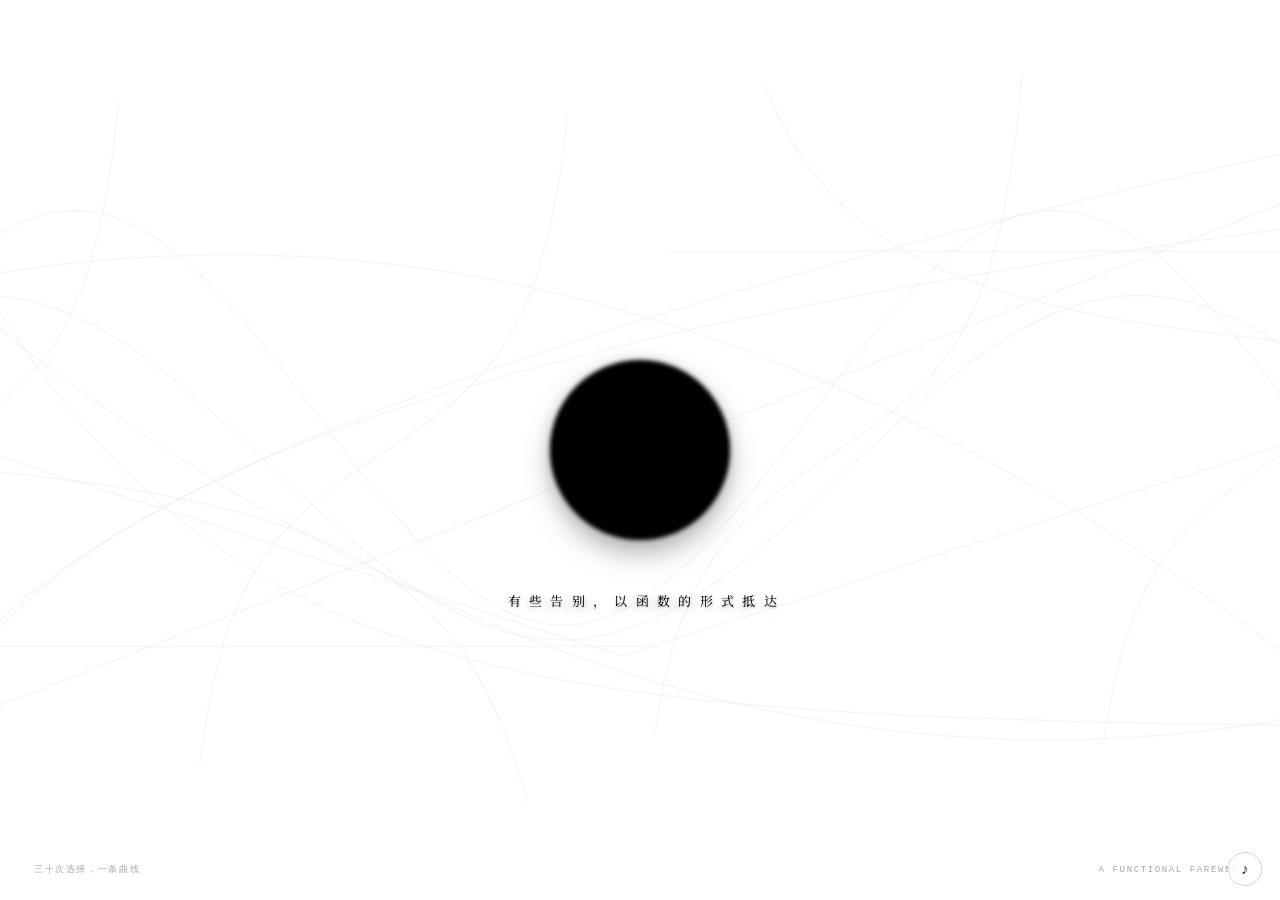
<file: function-farewell/index.html>
<!DOCTYPE html>
<html lang="zh-CN">
<head>
  <meta charset="utf-8">
  <meta name="viewport" content="width=device-width, initial-scale=1, viewport-fit=cover">
  <meta name="theme-color" content="#ffffff">
  <title>函数告别式 · A Functional Farewell</title>
  <meta name="description" content="纯文字互动短篇。十种开始，三十次选择，一条曲线。没有好感度，也没有正确答案。">
  <link rel="icon" href="data:,">
  <link rel="preconnect" href="https://fonts.googleapis.com">
  <link rel="preconnect" href="https://fonts.gstatic.com" crossorigin>
  <link href="https://fonts.googleapis.com/css2?family=Noto+Sans+SC:wght@400;500&family=Noto+Serif+SC:wght@400;600;700&display=swap" rel="stylesheet">
  <link rel="stylesheet" href="vendor/katex/katex.min.css">
  <link rel="stylesheet" href="styles.css?v=20261128g">
</head>
<body>
  <canvas id="bg-canvas" class="bg-canvas" aria-hidden="true"></canvas>

  <div id="app">
    <div id="scene" class="scene-root"></div>
  </div>

  <script src="vendor/katex/katex.min.js"></script>
  <script src="vendor/mathjs/math.js"></script>
  <script src="js/scene-art.js?v=20261128g"></script>
  <script src="js/sketch.js?v=20261128g"></script>
  <script src="js/sfx.js?v=20261128g"></script>
  <script src="js/stage-art.js?v=20261128g"></script>
  <script src="js/fg-layer.js?v=20261128g"></script>
  <script src="js/scene30.js?v=20261128g"></script>
  <script src="js/action-icons.js?v=20261128g"></script>
  <script src="js/data.js?v=20261128g"></script>
  <script src="js/engine.js?v=20261128g"></script>
  <script src="js/plot.js?v=20261128g"></script>
  <script src="js/atmosphere.js?v=20261128g"></script>
  <script src="js/story30.js?v=20261128g"></script>
  <script src="js/endings30.js?v=20261128g"></script>
  <script src="js/data30.js?v=20261128g"></script>
  <script src="js/story90.js?v=20261128g"></script>
  <script src="js/affinity90.js?v=20261128g"></script>
  <script src="js/app.js?v=20261128g"></script>
</body>
</html>
</file>
<file: function-farewell/styles.css>
/* 函数式告别 — 单色视觉系统
 * 只有白、黑、灰。所有“颜色”的变化都由字重、线宽与留白完成。
 */

:root {
  --paper: #ffffff;
  --ink: #000000;
  --ink-soft: #2b2b2b;
  --ink-mute: #767676;
  --ink-faint: #a8a8a8;
  --line: #e7e7e7;
  --line-strong: #141414;
  --serif: 'Noto Serif SC', 'Songti SC', 'STSong', 'SimSun', serif;
  --sans: 'Noto Sans SC', 'PingFang SC', 'Hiragino Sans GB', 'Microsoft YaHei', sans-serif;
  --mono: 'SFMono-Regular', 'Consolas', 'Liberation Mono', monospace;
  --ease: cubic-bezier(.22, .8, .2, 1);
  --max: 720px;
  --header-h: 112px;
  --seed-size: 228px;
  --seed-half: 142px;
}

* { box-sizing: border-box; }

[hidden] { display: none !important; }

html {
  background: var(--paper);
  -webkit-text-size-adjust: 100%;
}

body {
  margin: 0;
  background: var(--paper);
  color: var(--ink);
  font-family: var(--sans);
  font-size: 16px;
  line-height: 1.8;
  -webkit-font-smoothing: antialiased;
  -moz-osx-font-smoothing: grayscale;
  overflow-x: hidden;
}

body.no-scroll { overflow: hidden; }

::selection {
  background: var(--ink);
  color: var(--paper);
}

button {
  font: inherit;
  color: inherit;
}

button:focus-visible,
a:focus-visible {
  outline: 2px solid var(--ink);
  outline-offset: 3px;
}

.scene-title:focus,
.ending-name:focus,
.scene-title:focus-visible,
.ending-name:focus-visible {
  outline: none;
}

.sr-only {
  position: absolute;
  width: 1px;
  height: 1px;
  padding: 0;
  margin: -1px;
  overflow: hidden;
  clip: rect(0 0 0 0);
  white-space: nowrap;
  border: 0;
}

.wordmark {
  font-family: var(--serif);
  font-weight: 600;
  font-size: 14px;
  letter-spacing: .34em;
  white-space: nowrap;
  text-shadow: 0 1px 2px rgba(0, 0, 0, .18), 0 6px 16px rgba(0, 0, 0, .10);
}

.eyebrow {
  margin: 0;
  font-family: var(--mono);
  font-size: 10px;
  font-weight: 400;
  letter-spacing: .24em;
  text-transform: uppercase;
  color: var(--ink-mute);
}

/* ---------------- canvas 背景 ---------------- */

.bg-canvas {
  position: fixed;
  inset: 0;
  width: 100%;
  height: 100%;
  z-index: 0;
  opacity: 0.07;
  pointer-events: none;
}

#app {
  position: relative;
  z-index: 10;
}

.scene-root {
  position: relative;
  z-index: 10;
}

.screen {
  position: relative;
  min-height: 100vh;
  min-height: 100svh;
}

.scene-node {
  transition: opacity 250ms cubic-bezier(0.22, 1, 0.36, 1);
}

.scene-node.is-leaving {
  opacity: 0;
  pointer-events: none;
}

.scene-node.is-entering {
  animation: sceneNodeIn 300ms cubic-bezier(0.22, 1, 0.36, 1) both;
}

@keyframes sceneNodeIn {
  from { opacity: 0; }
  to { opacity: 1; }
}

/* ---------------- 开场 ---------------- */

.screen-intro {
  display: flex;
  flex-direction: column;
  overflow-x: hidden;
  overflow-y: auto;
}

.intro-stage { flex: 1; min-height: 44vh; }

.intro-canvas {
  position: fixed;
  inset: 0;
  width: 100%;
  height: 100%;
  z-index: 2;
  pointer-events: none;
}

.seed-btn {
  position: fixed;
  left: 50%;
  top: 50%;
  width: var(--seed-size);
  height: var(--seed-size);
  transform: translate(-50%, -50%);
  border: 0;
  border-radius: 50%;
  background: transparent;
  padding: 0;
  z-index: 4;
  cursor: pointer;
  -webkit-tap-highlight-color: transparent;
}

.seed-btn:focus-visible {
  outline: 1px solid var(--ink);
  outline-offset: 8px;
}

.screen-intro.has-opening .seed-btn { cursor: default; }

.intro-hint {
  position: fixed;
  left: 50%;
  top: calc(50% + var(--seed-half) + 22px);
  transform: translateX(-50%);
  width: max-content;
  max-width: calc(100vw - 40px);
  z-index: 3;
  text-align: center;
  pointer-events: none;
  transition: opacity .5s var(--ease), transform .5s var(--ease);
}

.intro-hint p {
  position: relative;
  isolation: isolate;
  display: inline-block;
  margin: 0;
  min-height: 1.7em;
  white-space: nowrap;
  font-family: var(--serif);
  font-size: 13px;
  letter-spacing: .32em;
  text-indent: .32em;
}

.intro-hint .hint-line {
  display: block;
  height: 1.7em;
  min-height: 1.7em;
  line-height: 1.7em;
}

.hint-ghost {
  position: absolute;
  left: 50%;
  top: 0;
  z-index: 0;
  transform: translate(-50%, 4px) scale(1.03);
  filter: blur(3px);
  opacity: .16;
  color: var(--ink);
  text-indent: 0;
  white-space: nowrap;
  pointer-events: none;
}

.hint-type {
  position: relative;
  z-index: 1;
  text-shadow: 0 1px 2px rgba(0, 0, 0, .28), 0 4px 14px rgba(0, 0, 0, .14);
}

.hint-ch {
  display: inline-block;
  animation: hintInk .26s var(--ease) both;
}

@keyframes hintInk {
  from { opacity: 0; transform: translateY(5px); filter: blur(2px); }
  to { opacity: 1; transform: translateY(0); filter: blur(0); }
}

.intro-hint .intro-sign {
  display: block;
  margin: 16px 0 0;
  min-height: 1.5em;
  font-family: var(--mono);
  font-size: 9.5px;
  letter-spacing: .28em;
  text-indent: .28em;
  color: var(--ink-mute);
  text-shadow: none;
  white-space: nowrap;
}

.sign-text {
  display: inline-block;
  transition: opacity .65s var(--ease), filter .65s var(--ease), transform .65s var(--ease);
}

.sign-ch {
  display: inline-block;
  transition: opacity .58s var(--ease), filter .58s var(--ease), transform .58s var(--ease);
}

.screen-intro.has-opening .intro-hint {
  opacity: 0;
  transform: translate(-50%, 6px);
}

.intro-copy {
  position: absolute;
  left: 50%;
  bottom: 66px;
  z-index: 5;
  width: min(600px, calc(100% - 56px));
  transform: translate(-50%, 14px);
  text-align: center;
  opacity: 0;
  pointer-events: none;
  transition: opacity .7s var(--ease), transform .7s var(--ease);
}

.intro-copy::before {
  content: '';
  position: absolute;
  left: 50%;
  bottom: -46px;
  width: 100vw;
  height: calc(100% + 110px);
  transform: translateX(-50%);
  background: linear-gradient(to bottom, rgba(255, 255, 255, 0) 0%, #fff 34%, #fff 100%);
  z-index: -1;
  pointer-events: none;
}

.intro-copy.is-visible {
  opacity: 1;
  transform: translate(-50%, 0);
  pointer-events: auto;
}

.opening-title {
  margin: 10px 0 4px;
  font-family: var(--serif);
  font-weight: 600;
  font-size: clamp(28px, 4.2vw, 38px);
  line-height: 1.35;
  letter-spacing: .02em;
  filter: blur(.35px);
  text-shadow: 0 1px 0 rgba(0, 0, 0, .30), 0 4px 16px rgba(0, 0, 0, .16), 0 12px 34px rgba(0, 0, 0, .10);
}

.opening-shape {
  margin: 0 0 16px;
  font-family: var(--mono);
  font-size: 10px;
  letter-spacing: .14em;
  color: var(--ink-mute);
}

.opening-copy {
  margin: 0 auto;
  max-width: 530px;
  font-family: var(--serif);
  font-size: 16px;
  line-height: 1.95;
  color: var(--ink-soft);
  filter: blur(.35px);
  text-shadow: 0 1px 3px rgba(0, 0, 0, .12), 0 0 18px rgba(0, 0, 0, .06);
}

.copy-ink {
  position: absolute;
  left: 0;
  top: 0;
  width: 100%;
  height: 0;
  z-index: 2;
  pointer-events: none;
}

.intro-copy .eyebrow,
.intro-copy .opening-title,
.intro-copy .opening-shape,
.intro-copy .opening-copy,
.intro-copy .opening-note {
  position: relative;
  z-index: 1;
}

@keyframes copyInkSoft {
  from { opacity: 0; filter: blur(2.5px); transform: translateY(5px); }
  to { opacity: 1; filter: blur(0); transform: translateY(0); }
}

@keyframes copyInkText {
  from { opacity: 0; filter: blur(3.5px); transform: translateY(6px); }
  to { opacity: 1; filter: blur(.35px); transform: translateY(0); }
}

.intro-copy.is-revealing .eyebrow { animation: copyInkSoft .9s var(--ease) .7s backwards; }
.intro-copy.is-revealing .opening-title { animation: copyInkText .95s var(--ease) .8s backwards; }
.intro-copy.is-revealing .opening-shape { animation: copyInkSoft .9s var(--ease) .9s backwards; }
.intro-copy.is-revealing .opening-copy { animation: copyInkText .95s var(--ease) 1.0s backwards; }
.intro-copy.is-revealing .opening-note { animation: copyInkSoft .9s var(--ease) 1.1s backwards; }

.opening-actions {
  position: relative;
  z-index: 3;
  display: flex;
  align-items: center;
  justify-content: center;
  gap: 10px;
  margin-top: 18px;
  transition: opacity .35s var(--ease);
}

.intro-copy .eyebrow,
.intro-copy .opening-title,
.intro-copy .opening-shape,
.intro-copy .opening-copy,
.intro-copy .opening-note {
  transition: opacity .35s var(--ease);
}

.intro-copy.is-morphing .eyebrow,
.intro-copy.is-morphing .opening-title,
.intro-copy.is-morphing .opening-shape,
.intro-copy.is-morphing .opening-copy,
.intro-copy.is-morphing .opening-note {
  opacity: 0;
}

.intro-copy.is-morphing .opening-actions {
  opacity: .55;
  pointer-events: none;
}

.icon-btn {
  appearance: none;
  width: 48px;
  height: 48px;
  padding: 0;
  border: 0;
  border-radius: 50%;
  background: transparent;
  color: var(--ink);
  display: inline-flex;
  align-items: center;
  justify-content: center;
  cursor: pointer;
  transition: background .25s var(--ease), color .25s var(--ease);
}

.icon-btn svg {
  width: 24px;
  height: 24px;
  fill: none;
  stroke: currentColor;
  stroke-width: 2.5;
  stroke-linecap: round;
  stroke-linejoin: round;
}

.icon-btn:hover { background: rgba(0, 0, 0, .05); }

.icon-btn:focus-visible {
  outline: 1px solid var(--ink);
  outline-offset: 3px;
}

.opening-note {
  margin: 12px 0 0;
  font-size: 10.5px;
  letter-spacing: .05em;
  color: var(--ink-faint);
}

.intro-foot {
  position: absolute;
  left: 34px;
  right: 34px;
  bottom: 22px;
  z-index: 6;
  display: flex;
  align-items: center;
  justify-content: space-between;
  font-family: var(--mono);
  font-size: 9px;
  letter-spacing: .18em;
  color: var(--ink-faint);
  pointer-events: none;
}

/* ---------------- 按钮 ---------------- */

.btn {
  appearance: none;
  border: 1px solid transparent;
  background: transparent;
  padding: 12px 22px;
  font-family: var(--sans);
  font-size: 12.5px;
  font-weight: 500;
  letter-spacing: .08em;
  line-height: 1.2;
  cursor: pointer;
  transition: background .3s var(--ease), color .3s var(--ease), border-color .3s var(--ease);
}

.btn-solid {
  background: var(--ink);
  border-color: var(--ink);
  color: var(--paper);
}

.btn-solid:hover { background: var(--paper); color: var(--ink); }

.btn-outline {
  border-color: var(--ink);
  background: var(--paper);
  color: var(--ink);
}

.btn-outline:hover { background: var(--ink); color: var(--paper); }

.btn-text {
  padding: 10px 4px;
  border-bottom: 1px solid transparent;
  color: var(--ink);
  font-size: 12px;
  letter-spacing: .08em;
}

.btn-text:hover { border-bottom-color: var(--ink); }

.btn-mini {
  padding: 5px 9px;
  border: 1px solid var(--line);
  font-family: var(--mono);
  font-size: 9.5px;
  letter-spacing: .08em;
  color: var(--ink-mute);
}

.btn-mini:hover { border-color: var(--ink); color: var(--ink); }

/* ---------------- 游戏 ---------------- */

.screen-game { padding-bottom: 1px; }

.game-header {
  position: fixed;
  top: 0;
  left: 0;
  right: 0;
  z-index: 20;
  background: var(--paper);
  border-bottom: 1px solid var(--line);
}

.gh-row {
  display: flex;
  align-items: center;
  gap: 18px;
  height: 54px;
  padding: 0 32px;
}

.gh-act {
  flex: 1;
  text-align: center;
  font-family: var(--mono);
  font-size: 9.5px;
  letter-spacing: .16em;
  color: var(--ink-mute);
  white-space: nowrap;
}

.gh-step {
  font-family: var(--mono);
  font-size: 9.5px;
  letter-spacing: .14em;
  color: var(--ink-mute);
  white-space: nowrap;
}

.progress {
  position: relative;
  height: 1px;
  background: var(--line);
}

.progress span {
  display: block;
  width: 0;
  height: 1px;
  background: var(--ink);
  transition: width .8s var(--ease);
}

.formula-rail {
  min-height: 33px;
  padding: 7px 32px 8px;
  display: flex;
  align-items: center;
  gap: 12px;
  font-size: 11px;
  line-height: 1.4;
}

.rail-scroll {
  flex: 1 1 auto;
  min-width: 0;
  display: flex;
  align-items: center;
  justify-content: flex-end;
  gap: 2px;
  overflow-x: auto;
  overflow-y: hidden;
  white-space: nowrap;
  scrollbar-width: none;
  -webkit-overflow-scrolling: touch;
}

.rail-scroll::-webkit-scrollbar { display: none; }

.rail-status {
  flex: 0 0 auto;
  display: flex;
  align-items: center;
  gap: 4px;
  font-size: 12px;
  line-height: 1.4;
  color: var(--ink-mute);
  white-space: nowrap;
  opacity: 0;
  pointer-events: none;
  transition: opacity 300ms cubic-bezier(0.22, 1, 0.36, 1);
}

.rail-status.is-visible { opacity: 1; }
.rail-status .katex { font-size: 12px; color: var(--ink-mute); }

.formula-rail .rail-prefix {
  margin-right: 5px;
  font-family: var(--mono);
  font-size: 9.5px;
  letter-spacing: .06em;
  color: var(--ink-mute);
}

.formula-rail .rail-term {
  display: inline-block;
  animation: railIn .55s var(--ease) both;
}

.formula-rail .rail-op {
  margin: 0 4px;
  font-family: var(--mono);
  font-size: 10px;
  color: var(--ink-mute);
  animation: railIn .55s var(--ease) both;
}

.formula-rail .rail-empty {
  font-family: var(--mono);
  font-size: 10px;
  letter-spacing: .08em;
  color: var(--ink-faint);
}

.formula-rail .katex { font-size: 1.02em; }

@keyframes railIn {
  from { opacity: 0; transform: translateY(3px); }
  to { opacity: 1; transform: translateY(0); }
}

.game-main {
  width: 100%;
  max-width: var(--max);
  margin: 0 auto;
  padding: calc(var(--header-h) + 74px) 32px 0;
}

.scene-wrap {
  transition: opacity .52s var(--ease), transform .52s var(--ease);
}

.scene-wrap.is-leaving {
  opacity: 0;
  transform: translateY(-16px);
}

.scene-wrap.is-entering {
  animation: sceneIn .75s var(--ease) both;
}

@keyframes sceneIn {
  from { opacity: 0; transform: translateY(16px); }
  to { opacity: 1; transform: translateY(0); }
}

.scene-title {
  margin: 14px 0 30px;
  font-family: var(--serif);
  font-size: clamp(34px, 5.4vw, 46px);
  font-weight: 600;
  line-height: 1.28;
  letter-spacing: -.015em;
  animation: sceneTitleIn .32s var(--ease) both;
}

@keyframes sceneTitleIn {
  from { opacity: 0; transform: translateY(6px); }
  to { opacity: 1; filter: blur(0); transform: translateY(0); }
}

.scene-ch {
  display: inline-block;
  animation: sceneChIn .15s var(--ease) both;
}

@keyframes sceneChIn {
  from { opacity: 0; transform: translateY(2px); }
  to { opacity: 1; filter: blur(0); transform: translateY(0); }
}

.scene-text {
  max-width: 660px;
  font-family: var(--serif);
  font-size: 18.5px;
  line-height: 2.02;
  letter-spacing: .01em;
  color: var(--ink);
}

.scene-text p {
  margin: 0 0 1.25em;
  animation: paraIn .36s var(--ease) both;
}

.scene-text p:last-child { margin-bottom: 0; }

.scene-text p.memory {
  padding-left: 14px;
  border-left: 1px solid var(--line);
  color: var(--ink-mute);
  font-size: .94em;
}

@keyframes paraIn {
  from { opacity: 0; transform: translateY(9px); }
  to { opacity: 1; transform: translateY(0); }
}

.options {
  display: grid;
  gap: 10px;
  margin-top: 46px;
}

.options.is-locked { pointer-events: none; }

.option {
  appearance: none;
  display: flex;
  align-items: center;
  gap: 16px;
  width: 100%;
  min-height: 62px;
  padding: 15px 20px;
  border: 1px solid var(--line);
  background: var(--paper);
  text-align: left;
  cursor: pointer;
  transition: border-color .28s var(--ease), background .28s var(--ease), opacity .28s var(--ease);
  animation: optionIn 300ms cubic-bezier(0.22, 1, 0.36, 1) both;
  animation-delay: var(--d, 0s);
}

@keyframes optionIn {
  from { opacity: 0; transform: translateY(10px); }
  to { opacity: 1; transform: translateY(0); }
}

.option:hover {
  border-color: var(--ink);
  background: #fbfbfb;
}

.option:hover .option-key {
  background: var(--ink);
  color: var(--paper);
  border-color: var(--ink);
}

.option:active { transform: translateY(1px); }

.options.is-locked .option {
  opacity: .4;
}

.options.is-locked .option.is-chosen {
  opacity: 1;
  border-color: var(--ink);
}

.option-key {
  flex: none;
  display: grid;
  place-items: center;
  width: 29px;
  height: 29px;
  border: 1px solid var(--line);
  border-radius: 50%;
  font-family: var(--mono);
  font-size: 9.5px;
  color: var(--ink-mute);
  transition: background .28s var(--ease), color .28s var(--ease), border-color .28s var(--ease);
}

.option-text {
  font-size: 15.5px;
  line-height: 1.7;
  letter-spacing: .015em;
}

/* ---------------- 题目线描舞台 ---------------- */

.scene-stage {
  position: relative;
  min-height: min(64vh, 640px);
  padding: 4px 0 10px;
}

.scene-art {
  position: absolute;
  inset: 0;
  z-index: 0;
  pointer-events: none;
  transition: opacity .45s var(--ease);
}

.scene-portrait {
  position: absolute;
  left: var(--ptx);
  top: var(--pty);
  width: var(--ptw);
  height: var(--pth);
  z-index: 1;
  object-fit: cover;
  object-position: var(--pfo, 50% 24%);
  pointer-events: none;
  opacity: .9;
  mix-blend-mode: normal;
  filter: grayscale(1) brightness(1.03) contrast(1.02) blur(.15px);
  -webkit-mask-image: radial-gradient(ellipse 62% 68% at 50% 46%, #000 38%, rgba(0,0,0,.8) 56%, transparent 80%);
  mask-image: radial-gradient(ellipse 62% 68% at 50% 46%, #000 38%, rgba(0,0,0,.8) 56%, transparent 80%);
  transition: opacity .5s var(--ease);
}

.scene-art svg {
  width: 100%;
  height: 100%;
  overflow: visible;
}

.scene-art path,
.scene-art line,
.scene-art circle,
.scene-art ellipse,
.scene-art rect {
  fill: none;
  stroke: var(--ink);
  stroke-width: 1.5;
  stroke-linecap: round;
  stroke-linejoin: round;
  stroke-dasharray: 1;
  stroke-dashoffset: 1;
  animation: sceneLine 1.7s var(--ease) forwards;
}

.scene-art .scene-bg {
  opacity: .68;
}

.scene-art .scene-bg path,
.scene-art .scene-bg line,
.scene-art .scene-bg circle,
.scene-art .scene-bg ellipse,
.scene-art .scene-bg rect {
  stroke-width: 1.45;
}

@keyframes sceneLine {
  to { stroke-dashoffset: 0; }
}

.scene-copy {
  position: relative;
  z-index: 2;
  max-width: 560px;
  pointer-events: none;
}

.scene-copy .scene-title {
  margin: 10px 0 14px;
  font-size: clamp(30px, 4.2vw, 40px);
}

.scene-copy .scene-text {
  max-width: 340px;
  font-size: 15px;
  line-height: 1.9;
  color: var(--ink-soft);
}

.scene-question {
  margin: 20px 0 0;
  min-height: 1.6em;
  max-width: 340px;
  font-family: var(--serif);
  font-size: clamp(19px, 2.1vw, 22px);
  line-height: 1.6;
  letter-spacing: .02em;
  color: var(--ink);
}

.scene-caret {
  display: inline-block;
  width: 1px;
  height: 1em;
  margin-left: 3px;
  vertical-align: -2px;
  background: var(--ink);
  animation: typeCaretBlink 900ms steps(1) infinite;
}

.scene-question.is-done .scene-caret {
  opacity: 0;
  animation: none;
}

.scene-hint {
  margin: 12px 0 0;
  font-family: var(--mono);
  font-size: 9px;
  letter-spacing: .18em;
  color: var(--ink-faint);
}

.art-options {
  position: absolute;
  inset: 0;
  z-index: 3;
  display: block;
  margin: 0;
}

.art-options .art-option {
  position: absolute;
  left: var(--px);
  top: var(--py);
  width: var(--pw);
  height: var(--ph);
  min-height: 0;
  padding: 0;
  border: 0 !important;
  background: transparent !important;
  display: block;
  text-align: center;
  cursor: pointer;
  animation: optionIn 300ms cubic-bezier(0.22, 1, 0.36, 1) both;
  animation-delay: var(--d, 0s);
}

.art-options .art-option:hover,
.art-options .art-option:focus-visible {
  background: transparent !important;
  border-color: transparent !important;
}

.art-option .option-art {
  position: absolute;
  inset: 0;
  display: grid;
  place-items: center;
  transition: opacity .4s var(--ease), filter .4s var(--ease), transform .4s var(--ease);
}

.option-art svg {
  width: 100%;
  height: 100%;
  overflow: visible;
}

.option-art path,
.option-art line,
.option-art circle,
.option-art ellipse,
.option-art rect {
  fill: none;
  stroke: var(--ink);
  stroke-width: 1.9;
  stroke-linecap: round;
  stroke-linejoin: round;
  opacity: .92;
  stroke-dasharray: 1;
  stroke-dashoffset: 1;
  animation: sceneLine 1.5s var(--ease) both;
  animation-delay: calc(var(--d, 0ms) + 180ms);
}

.option-reveal {
  position: absolute;
  left: 50%;
  top: 50%;
  width: max-content;
  max-width: 290px;
  display: flex;
  flex-direction: column;
  align-items: center;
  gap: 6px;
  transform: translate(-50%, calc(-50% + 8px));
  opacity: 0;
  filter: blur(4px);
  pointer-events: none;
  transition: opacity .35s var(--ease), transform .35s var(--ease), filter .35s var(--ease);
}

.art-option .option-key {
  width: 22px;
  height: 22px;
  font-size: 8.5px;
}

.option-label {
  font-family: var(--mono);
  font-size: 9px;
  letter-spacing: .18em;
  color: var(--ink-mute);
}

.art-option .option-text {
  font-family: var(--serif);
  font-size: 15px;
  line-height: 1.65;
  color: var(--ink);
}

.art-option::after {
  content: '';
  position: absolute;
  left: 50%;
  bottom: 8%;
  width: 0;
  height: 1px;
  background: var(--ink);
  transform: translateX(-50%);
  transition: width .35s var(--ease);
}

.art-option:hover::after,
.art-option:focus-visible::after {
  width: 44px;
}

.art-option:hover .option-art,
.art-option:focus-visible .option-art,
.art-option.is-chosen .option-art {
  opacity: 0;
  filter: blur(3px);
  transform: scale(.94);
}

.art-option:hover .option-reveal,
.art-option:focus-visible .option-reveal,
.art-option.is-chosen .option-reveal {
  opacity: 1;
  transform: translate(-50%, -50%);
  filter: blur(0);
}

.art-option:focus-visible {
  outline: 1px dashed var(--ink-mute);
  outline-offset: 10px;
}

.scene-stage {
  isolation: isolate;
}

.scene-stage:has(.art-option:hover) .scene-art,
.scene-stage:has(.art-option:focus-visible) .scene-art {
  opacity: .32;
}

.scene-stage:has(.art-option:hover) .scene-portrait,
.scene-stage:has(.art-option:focus-visible) .scene-portrait {
  opacity: .45;
}

.scene-stage:has(.art-option:hover) .art-option:not(:hover) .option-art {
  opacity: .22;
}

.options.is-locked .art-option.is-chosen {
  border: 0 !important;
  background: transparent !important;
}

.game-foot {
  width: 100%;
  max-width: var(--max);
  margin: 96px auto 0;
  padding: 18px 32px 42px;
  border-top: 1px solid var(--line);
  display: flex;
  align-items: center;
  justify-content: space-between;
  font-family: var(--mono);
  font-size: 8.5px;
  letter-spacing: .16em;
  color: var(--ink-faint);
}

/* ---------------- 结局 ---------------- */

.screen-ending { background: var(--paper); }

.ending-top {
  position: sticky;
  top: 0;
  z-index: 20;
  display: flex;
  align-items: center;
  justify-content: space-between;
  height: 64px;
  padding: 0 34px;
  background: var(--paper);
  border-bottom: 1px solid transparent;
  transition: border-color .3s var(--ease);
}

.screen-ending.is-scrolled .ending-top { border-bottom-color: var(--line); }

.ending-main {
  width: 100%;
  max-width: 800px;
  margin: 0 auto;
  padding: 62px 32px 64px;
}

.ending-hero {
  text-align: center;
  opacity: 0;
}

.screen-ending.is-in .ending-hero {
  animation: endingIn .9s var(--ease) .05s both;
}

.ending-hero::after {
  content: '';
  display: block;
  width: 52px;
  height: 1px;
  margin: 26px auto 0;
  background: var(--ink);
}

.ending-name {
  margin: 14px 0 10px;
  font-family: 'Microsoft YaHei', 'PingFang SC', 'Noto Sans SC', var(--serif);
  font-size: clamp(42px, 7.2vw, 64px);
  font-weight: 600;
  line-height: 1.22;
  letter-spacing: -.02em;
}

.ending-shape {
  margin: 0;
  font-family: var(--mono);
  font-size: 10.5px;
  letter-spacing: .1em;
  color: var(--ink-mute);
}

.ending-text {
  position: relative;
  max-width: 704px;
  margin: 54px auto 0;
  font-family: var(--serif);
  font-size: 17px;
  line-height: 2.08;
  letter-spacing: .012em;
  text-align: justify;
}

.ending-text-measure {
  display: block;
  visibility: hidden;
}

.ending-type-layer {
  position: absolute;
  inset: 0;
  opacity: 0;
  transition: opacity 360ms cubic-bezier(0.22, 1, 0.36, 1);
}

.screen-ending.is-plot-drawn .ending-type-layer { opacity: 1; }

.type-caret {
  display: inline-block;
  width: 1px;
  height: 1.04em;
  margin-left: 2px;
  vertical-align: -.12em;
  background: var(--ink);
  animation: typeCaretBlink 900ms steps(1) infinite;
}

.type-caret.is-hidden { display: none; }

@keyframes typeCaretBlink {
  0%, 49% { opacity: 1; }
  50%, 100% { opacity: 0; }
}

@keyframes endingIn {
  from { opacity: 0; transform: translateY(14px); }
  to { opacity: 1; transform: translateY(0); }
}

.block {
  margin-top: 64px;
  opacity: 0;
}

.screen-ending.is-in .block {
  animation: endingIn .9s var(--ease) .5s both;
}

.plot-block { margin-top: 52px; }

.screen-ending:not(.is-plot-drawn) .ending-deferred {
  visibility: hidden;
}

.axis-reading {
  display: flex;
  align-items: baseline;
  flex-wrap: wrap;
  gap: 6px 16px;
  margin-top: 18px;
  padding-top: 12px;
  border-top: 1px solid var(--line);
  font-family: var(--mono);
  font-size: 10px;
  line-height: 1.7;
  letter-spacing: .07em;
  color: var(--ink-mute);
}

.axis-pair {
  display: inline-flex;
  align-items: baseline;
  gap: 7px;
}

.axis-key {
  font-family: var(--serif);
  font-size: 13px;
  font-style: italic;
  color: var(--ink);
}

.axis-divider { color: var(--ink-faint); }

.axis-note {
  margin: 7px 0 0;
  font-size: 10.5px;
  line-height: 1.75;
  letter-spacing: .015em;
  color: var(--ink-faint);
}

.block-head {
  display: flex;
  align-items: center;
  justify-content: space-between;
  gap: 14px;
  padding-top: 11px;
  border-top: 1px solid var(--ink);
  font-family: var(--mono);
  font-size: 9px;
  letter-spacing: .16em;
  text-transform: uppercase;
  color: var(--ink);
}

.block-head > span:last-child:not(:first-child) {
  color: var(--ink-mute);
  text-align: right;
}

.plot-tools {
  display: flex;
  align-items: center;
  flex-wrap: wrap;
  justify-content: flex-end;
  gap: 8px;
}

.plot-hint {
  font-family: var(--sans);
  font-size: 9.5px;
  letter-spacing: .04em;
  color: var(--ink-faint);
}

.formula-full {
  padding: 34px 0 28px;
  overflow-x: auto;
  overflow-y: hidden;
  scrollbar-width: thin;
  font-size: clamp(15px, 2.4vw, 20px);
}

.formula-full .katex-display {
  margin: 0;
  text-align: left;
}

.formula-full .katex {
  color: var(--ink);
}

.formula-note {
  margin: -12px 0 8px;
  font-size: 11.5px;
  line-height: 1.85;
  color: var(--ink-mute);
}

.plot-wrap {
  position: relative;
  height: 350px;
  margin-top: 22px;
  border: 1px solid var(--line);
  background: rgba(255, 255, 255, .78);
  transition: border-color .8s var(--ease), background .8s var(--ease);
}

.plot-wrap.is-collapsed {
  border-color: transparent;
  background: rgba(255, 255, 255, 0);
}

.plot-wrap canvas {
  display: block;
  width: 100%;
  height: 100%;
  cursor: grab;
  touch-action: none;
}

.plot-wrap canvas.is-dragging { cursor: grabbing; }

.plot-wrap.is-collapsed canvas {
  cursor: default;
  pointer-events: none;
}

.plot-collapsed-note {
  position: absolute;
  left: 50%;
  bottom: 18px;
  transform: translateX(-50%);
  width: 100%;
  margin: 0;
  text-align: center;
  font-family: var(--mono);
  font-size: 9px;
  letter-spacing: .16em;
  color: var(--ink-faint);
}

.choice-list {
  margin: 0;
  padding: 0;
  list-style: none;
}

.choice-row {
  display: grid;
  grid-template-columns: 112px minmax(0, 1fr) auto;
  align-items: center;
  gap: 18px;
  padding: 15px 0;
  border-bottom: 1px solid var(--line);
  opacity: 0;
  animation: endingIn .55s var(--ease) both;
  animation-delay: var(--d, 0s);
}

.screen-ending.is-in .choice-row { animation-play-state: running; }

.choice-scene {
  font-family: var(--mono);
  font-size: 9px;
  letter-spacing: .08em;
  color: var(--ink-faint);
  white-space: nowrap;
  overflow: hidden;
  text-overflow: ellipsis;
}

.choice-label {
  font-size: 13.5px;
  line-height: 1.6;
  color: var(--ink-soft);
}

.choice-fn {
  font-size: 12.5px;
  color: var(--ink);
  white-space: nowrap;
}

.principle-section {
  margin-top: 96px;
  padding: 58px 0 54px;
  border-top: 1px solid var(--ink);
  border-bottom: 1px solid var(--ink);
  text-align: center;
  opacity: 0;
  transform: translateY(18px);
  transition: opacity 1.2s var(--ease), transform 1.2s var(--ease);
}

.principle-section.is-visible {
  opacity: 1;
  transform: translateY(0);
}

.principle-lead {
  margin: 0 0 22px;
  font-family: var(--mono);
  font-size: 9px;
  letter-spacing: .2em;
  color: var(--ink-faint);
}

.principle {
  position: relative;
  max-width: 600px;
  margin: 0 auto;
  font-family: var(--serif);
  font-size: clamp(20px, 3.2vw, 26px);
  line-height: 1.86;
  letter-spacing: .01em;
}

.principle-measure {
  display: block;
  visibility: hidden;
}

.principle-type-layer {
  position: absolute;
  inset: 0;
  opacity: 0;
  transition: opacity 420ms cubic-bezier(0.22, 1, 0.36, 1);
}

.principle-section.is-visible .principle-type-layer { opacity: 1; }

.card-section {
  margin-top: 86px;
  opacity: 0;
  transform: translateY(12px);
  transition: opacity .8s var(--ease), transform .8s var(--ease);
}

.card-section.is-visible {
  opacity: 1;
  transform: translateY(0);
}

.card-frame {
  max-width: 430px;
  margin: 26px auto 0;
  padding: 12px;
  background: #f4f4f4;
  box-shadow: 0 24px 70px rgba(0, 0, 0, .09);
}

.card-frame canvas {
  display: block;
  width: 100%;
  height: auto;
  background: var(--paper);
}

.card-actions {
  display: flex;
  align-items: center;
  justify-content: center;
  gap: 12px;
  margin-top: 22px;
}

.ending-foot {
  display: flex;
  align-items: center;
  justify-content: space-between;
  margin-top: 96px;
  padding-top: 18px;
  border-top: 1px solid var(--line);
  font-family: var(--mono);
  font-size: 8.5px;
  letter-spacing: .16em;
  color: var(--ink-faint);
}

/* ---------------- 响应式 ---------------- */

@media (max-width: 720px) {
  :root {
    --header-h: 104px;
    --max: 100%;
  }

  .intro-top { padding: 20px 20px; }
  .wordmark { font-size: 12.5px; letter-spacing: .26em; }
  .intro-meta { font-size: 8.5px; letter-spacing: .14em; }
  .intro-copy { bottom: 52px; width: calc(100% - 36px); }
  .opening-title { font-size: 27px; }
  .opening-copy { font-size: 15px; line-height: 1.86; }
  .opening-shape { font-size: 9px; margin-bottom: 12px; }
  .opening-actions { gap: 8px; margin-top: 16px; }
  .opening-note { display: none; }
  .btn { padding: 11px 16px; font-size: 11.5px; }
  .btn-text { padding: 10px 2px; font-size: 11px; }
  .intro-foot { left: 20px; right: 20px; bottom: 16px; font-size: 7.5px; letter-spacing: .1em; }
  .intro-foot span:last-child { display: none; }
  .intro-hint p { font-size: 12px; letter-spacing: .26em; text-indent: .26em; }
  .intro-hint .intro-sign { font-size: 9px; letter-spacing: .24em; text-indent: .24em; }

  .gh-row { height: 50px; padding: 0 16px; gap: 10px; }
  .gh-act { font-size: 8.5px; letter-spacing: .1em; }
  .gh-step { font-size: 8.5px; letter-spacing: .08em; }
  .formula-rail { min-height: 31px; padding: 7px 16px 7px; gap: 8px; }
  .rail-scroll { justify-content: flex-start; }
  .formula-rail .katex { font-size: .94em; }
  .rail-status { font-size: 12px; }
  .rail-status .katex { font-size: 12px; }

  .game-main { padding: calc(var(--header-h) + 46px) 20px 0; }
  .scene-title { margin: 12px 0 24px; font-size: 31px; }
  .scene-text { font-size: 16.5px; line-height: 1.95; }
  .options { margin-top: 34px; gap: 9px; }
  .option { min-height: 58px; gap: 13px; padding: 14px 14px; }
  .option-key { width: 26px; height: 26px; font-size: 9px; }
  .option-text { font-size: 14.5px; line-height: 1.65; }
  .game-foot { margin-top: 70px; padding: 16px 20px 32px; font-size: 8px; }

  .ending-top { height: 56px; padding: 0 20px; }
  .screen-ending.is-scrolled .ending-top { border-bottom-color: var(--line); }
  .ending-main { padding: 42px 20px 50px; }
  .ending-name { font-size: 42px; }
  .ending-shape { font-size: 9px; }
  .ending-text { margin-top: 40px; font-size: 16px; line-height: 1.98; text-align: left; }
  .block { margin-top: 50px; }
  .plot-block { margin-top: 40px; }
  .axis-reading { gap: 5px 12px; font-size: 9.5px; }
  .axis-key { font-size: 12px; }
  .axis-note { font-size: 10px; }
  .block-head { font-size: 8px; letter-spacing: .1em; }
  .plot-hint { display: none; }
  .btn-mini { font-size: 8.5px; padding: 4px 7px; }
  .formula-full { padding: 26px 0 22px; font-size: 14px; }
  .plot-wrap { height: 300px; margin-top: 18px; }
  .choice-row { grid-template-columns: minmax(0, 1fr) auto; gap: 6px 14px; padding: 13px 0; }
  .choice-scene { grid-column: 1 / -1; font-size: 8px; }
  .choice-label { font-size: 13px; }
  .choice-fn { font-size: 12px; }
  .principle-section { margin-top: 72px; padding: 44px 0; }
  .principle { font-size: 20px; line-height: 1.8; }
  .card-section { margin-top: 64px; }
  .card-frame { max-width: 360px; padding: 9px; }
  .card-actions { flex-wrap: wrap; }
  .ending-foot { margin-top: 70px; font-size: 7.5px; }
}

@media (max-height: 720px) and (min-width: 721px) {
  .intro-copy { bottom: 48px; width: min(560px, calc(100% - 56px)); }
  .opening-title { font-size: 27px; margin-top: 6px; }
  .opening-shape { display: none; }
  .opening-copy { font-size: 14.5px; line-height: 1.82; }
  .opening-note { display: none; }
  .opening-actions { margin-top: 14px; }
  .intro-foot { display: none; }
}

@media (max-height: 700px) and (max-width: 720px) {
  .intro-copy { bottom: 40px; }
  .opening-title { font-size: 24px; margin: 6px 0 3px; }
  .opening-copy {
    max-height: 96px;
    overflow-y: auto;
    font-size: 13.5px;
    line-height: 1.75;
  }
  .opening-actions { margin-top: 10px; }
  .intro-foot { display: none; }
  .intro-hint .hint-sub { display: none; }
}

@media (prefers-reduced-motion: reduce) {
  *,
  *::before,
  *::after {
    animation-duration: .01ms !important;
    animation-delay: 0s !important;
    transition-duration: .01ms !important;
    scroll-behavior: auto !important;
  }
}

/* ---------------- 题目线描舞台 · 手机 / 无悬停 ---------------- */


/* ---------------- 拉近转场 ---------------- */
.screen-game.is-zooming { transition: transform .82s cubic-bezier(.3, .02, .16, 1), opacity .82s ease; }
.screen-game.is-zooming .scene-copy,
.screen-game.is-zooming .game-foot,
.screen-game.is-zooming .art-option:not(.is-chosen) { opacity: 0 !important; transition: opacity .26s ease; }
.screen-game.is-zooming .art-option.is-chosen { border-color: transparent !important; }
@keyframes zoomFloatIn {
  0% { opacity: 0; transform: scale(.62) translateY(34px); filter: blur(9px); }
  55% { opacity: 1; }
  100% { opacity: 1; transform: scale(1) translateY(0); filter: blur(0); }
}
.scene-wrap.is-zooming-in { animation: zoomFloatIn .95s cubic-bezier(.22, .8, .24, 1) both; transform-origin: 50% 58%; will-change: transform, opacity, filter; }

@media (hover: none), (pointer: coarse) {
  .art-options {
    position: relative;
    inset: auto;
    display: grid;
    gap: 9px;
    margin-top: 26px;
  }

  .art-options .art-option {
    position: relative;
    left: auto;
    top: auto;
    width: 100%;
    height: auto;
    min-height: 58px;
    display: flex;
    align-items: center;
    gap: 12px;
    padding: 9px 12px;
    border: 1px solid var(--line) !important;
    background: var(--paper) !important;
    text-align: left;
  }

  .art-option::after { display: none; }

  .art-option .option-art {
    position: relative;
    inset: auto;
    width: 42px;
    height: 42px;
    flex: none;
    opacity: 1 !important;
    filter: none !important;
    transform: none !important;
  }

  .option-art path,
  .option-art line,
  .option-art circle,
  .option-art ellipse,
  .option-art rect {
    animation: none;
    stroke-dashoffset: 0;
    opacity: .85;
  }

  .option-reveal {
    position: static;
    transform: none !important;
    opacity: 1 !important;
    filter: none !important;
    display: flex;
    flex-direction: row;
    flex-wrap: wrap;
    align-items: center;
    gap: 8px;
    max-width: none;
    text-align: left;
  }

  .art-option .option-key { width: 24px; height: 24px; flex: none; }
  .art-option .option-text { font-size: 14.5px; }
  .scene-stage:has(.art-option:hover) .scene-art { opacity: .82; }
}

@media (max-width: 720px) {
  .game-main { padding-top: calc(var(--header-h) + 28px); }

  .scene-stage {
    min-height: 0;
    padding-bottom: 4px;
  }

  .scene-art {
    inset: 0;
    opacity: .13;
  }

  .scene-portrait {
    opacity: .62;
  }

  .scene-copy { max-width: 100%; }

  .scene-copy .scene-title {
    margin: 8px 0 10px;
    font-size: 30px;
  }

  .scene-copy .scene-text {
    max-width: none;
    font-size: 14.5px;
    line-height: 1.85;
  }

  .scene-question {
    margin-top: 14px;
    font-size: 20px;
  }

  .scene-hint { display: none; }
}

/* ---------------- 手机聊天间章 ---------------- */

.chat-main {
  display: flex;
  flex-direction: column;
  align-items: center;
  justify-content: center;
  padding-top: calc(var(--header-h) + 46px);
}

.chat-context {
  width: min(560px, 100%);
  margin: 0 auto 18px;
  font-family: var(--serif);
  font-size: 14.5px;
  line-height: 1.9;
  text-align: center;
  color: var(--ink-soft);
  animation: paraIn .8s var(--ease) both;
}

.screen-chat,
.screen-interlude {
  display: flex;
  flex-direction: column;
}

.screen-chat .game-foot,
.screen-interlude .game-foot {
  margin-top: auto;
}

.chat-phone {
  position: relative;
  display: flex;
  flex-direction: column;
  /* 手机比例：高度跟着视口收，宽度按机身 0.47 推出，不再是方卡片 */
  --phone-h: min(660px, calc(100vh - 200px));
  width: min(calc(var(--phone-h) * 0.47), 100%);
  height: var(--phone-h);
  padding: 16px 14px 18px;
  border: 1.5px solid var(--ink);
  border-radius: 34px;
  background: var(--paper);
}

.chat-notch {
  width: 82px;
  height: 5px;
  margin: 0 auto 10px;
  border-radius: 3px;
  background: var(--ink);
  opacity: .85;
}

.chat-topbar {
  display: flex;
  align-items: center;
  justify-content: space-between;
  padding: 2px 6px 12px;
  border-bottom: 1px solid var(--line);
  font-family: var(--mono);
  font-size: 9px;
  letter-spacing: .12em;
  color: var(--ink-mute);
}

.chat-contact {
  font-family: var(--serif);
  font-size: 15px;
  letter-spacing: .08em;
  color: var(--ink);
}

.chat-day {
  margin: 9px 0 0;
  font-family: var(--mono);
  font-size: 9px;
  letter-spacing: .18em;
  text-align: center;
  color: var(--ink-mute);
}

.chat-log {
  flex: 1;
  display: flex;
  flex-direction: column;
  justify-content: flex-end;
  gap: 9px;
  min-height: 0;
  padding: 14px 2px;
  overflow-y: auto;
  scrollbar-width: none;
}

.chat-log::-webkit-scrollbar { display: none; }

.chat-bubble {
  max-width: 78%;
  padding: 9px 12px;
  border: 1px solid var(--line);
  border-radius: 13px 13px 13px 3px;
  background: var(--paper);
  color: var(--ink);
  font-family: var(--sans);
  font-size: 14px;
  line-height: 1.65;
  animation: chatBubbleIn .3s var(--ease) both;
}

.chat-bubble.mine {
  align-self: flex-end;
  border-color: var(--ink);
  border-radius: 13px 13px 3px 13px;
  background: var(--ink);
  color: var(--paper);
}

@keyframes chatBubbleIn {
  from { opacity: 0; transform: translateY(6px); filter: blur(2px); }
  to { opacity: 1; transform: translateY(0); filter: blur(0); }
}

.chat-typing {
  align-self: flex-start;
  display: flex;
  gap: 4px;
  padding: 11px 14px;
  border: 1px solid var(--line);
  border-radius: 13px;
}

.chat-typing span {
  width: 5px;
  height: 5px;
  border-radius: 50%;
  background: var(--ink-mute);
  animation: chatTyping 900ms infinite ease-in-out;
}

.chat-typing span:nth-child(2) { animation-delay: .15s; }
.chat-typing span:nth-child(3) { animation-delay: .3s; }

@keyframes chatTyping {
  0%, 100% { opacity: .25; transform: translateY(0); }
  50% { opacity: 1; transform: translateY(-2px); }
}

.chat-replies {
  display: grid;
  gap: 7px;
  padding-top: 10px;
  max-height: 220px;
  border-top: 1px solid var(--line);
  transition: opacity .3s var(--ease), max-height .35s var(--ease), padding-top .35s var(--ease);
}

.chat-replies.is-done {
  max-height: 0;
  padding-top: 0;
  border-top-color: transparent;
  opacity: 0;
  overflow: hidden;
  pointer-events: none;
}

.chat-reply {
  appearance: none;
  padding: 10px 12px;
  border: 1px solid var(--line);
  background: var(--paper);
  text-align: left;
  font-family: var(--sans);
  font-size: 13px;
  color: var(--ink);
  cursor: pointer;
  transition: border-color .25s var(--ease), background .25s var(--ease);
}

.chat-reply:hover { border-color: var(--ink); background: #fbfbfb; }

.chat-continue { margin: 12px auto 2px; min-width: 128px; }

/* ---------------- 叙事间章 ---------------- */

.interlude-main {
  display: flex;
  justify-content: center;
  padding-top: calc(var(--header-h) + 40px);
}

.interlude-card {
  position: relative;
  display: flex;
  align-items: center;
  width: min(980px, 100%);
  min-height: 520px;
  padding: 44px;
  overflow: hidden;
  border-top: 1px solid var(--line);
  border-bottom: 1px solid var(--line);
}

.interlude-art {
  position: absolute;
  inset: 0;
  z-index: 0;
  opacity: .3;
  pointer-events: none;
}

.interlude-art svg { width: 100%; height: 100%; }

.interlude-art path,
.interlude-art line,
.interlude-art circle,
.interlude-art ellipse,
.interlude-art rect {
  fill: none;
  stroke: var(--ink);
  stroke-width: 1.4;
  stroke-linecap: round;
  stroke-linejoin: round;
}

.interlude-copy {
  position: relative;
  z-index: 1;
  max-width: 560px;
}

.interlude-title {
  margin: 10px 0 22px;
  font-family: var(--serif);
  font-size: clamp(30px, 4vw, 42px);
  font-weight: 600;
  line-height: 1.35;
  letter-spacing: .01em;
}

.interlude-text p {
  margin: 0 0 1.1em;
  font-family: var(--serif);
  font-size: 16.5px;
  line-height: 1.95;
  color: var(--ink-soft);
  animation: paraIn .8s var(--ease) both;
}

.interlude-text p:last-child { margin-bottom: 0; }

.interlude-copy .btn-solid { margin-top: 14px; }

@media (max-width: 720px) {
  .chat-main { padding-top: calc(var(--header-h) + 24px); }
  .chat-phone { border-radius: 30px; }
  .interlude-main { padding-top: calc(var(--header-h) + 24px); }
  .interlude-card { min-height: 58vh; padding: 26px 18px; }
  .interlude-art { opacity: .18; }
  .interlude-text p { font-size: 15px; line-height: 1.9; }
}


/* 整页可滚动：任何屏幕都不能锁死滚动条 */
html, body { height: auto; min-height: 100%; overflow-y: auto; overflow-x: hidden; }
body { overscroll-behavior-y: auto; }

.scene-node.is-fading-out { opacity: 0 !important; transition: opacity .38s ease; pointer-events: none; }

/* ---------------- 桌面端：正文压缩到上半页，三个物件在下方排成一排 ---------------- */
@media (hover: hover) and (pointer: fine) {
  .scene-copy {
    position: relative;
    z-index: 3;
    max-width: 640px;
    margin: 0;
  }
  .scene-copy .scene-title,
  .scene-title {
    font-size: clamp(28px, 3.2vw, 36px);
    margin: 6px 0 12px;
  }
  .scene-copy .scene-text,
  .scene-text {
    font-size: 13px;
    line-height: 1.62;
    max-width: 620px;
  }
  .scene-text p { margin-bottom: .72em; }
  .scene-copy .scene-question,
  .scene-question {
    font-size: clamp(17px, 1.6vw, 20px);
    margin: 10px 0 4px;
  }
  .scene-hint { margin-top: 2px; }

  .scene-stage { min-height: 62vh; }

  .art-options {
    position: absolute !important;
    left: 50% !important;
    right: auto !important;
    top: auto !important;
    bottom: 0 !important;
    transform: translateX(-50%);
    display: flex !important;
    flex-direction: row;
    align-items: flex-end;
    justify-content: center;
    gap: 54px;
    width: auto !important;
    height: 220px !important;
    margin: 0 !important;
  }
  .art-options .art-option {
    position: relative !important;
    left: auto !important;
    top: auto !important;
    width: 200px !important;
    height: 200px !important;
    display: flex;
    align-items: center;
    justify-content: center;
  }
  .art-option .option-art {
    position: relative !important;
    inset: auto !important;
    width: 128px !important;
    height: 128px !important;
  }
  .art-option .option-reveal {
    position: absolute !important;
    left: 50% !important;
    top: calc(100% - 24px) !important;
    transform: translateX(-50%) !important;
    width: max-content;
    max-width: 220px;
    background: var(--paper);
    border: 1px solid var(--line);
    padding: 6px 9px;
    z-index: 6;
  }
  .art-option:hover .option-reveal,
  .art-option:focus-visible .option-reveal,
  .art-option.is-chosen .option-reveal { opacity: 1 !important; filter: blur(0) !important; }
}

/* 拉近时人物插画直接淡出：它分辨率不够，放大就糊 */
.screen-game.is-zooming .scene-portrait {
  opacity: 0 !important;
  transition: opacity .16s ease !important;
}
.screen-game.is-zooming .scene-art {
  transition: opacity .3s ease;
}

/* ---------------- 一屏不滚动：游戏页固定 100vh，内容按视口缩放 ---------------- */
html, body { height: 100%; overflow: hidden !important; overscroll-behavior: none; }
#app, .scene-root { height: 100%; }
.screen-game {
  height: 100vh;
  height: 100dvh;
  min-height: 0 !important;
  overflow: hidden;
  display: flex;
  flex-direction: column;
}
.screen-game .game-main {
  flex: 1;
  display: flex;
  flex-direction: column;
  min-height: 0;
  padding-top: calc(var(--header-h) + 18px);
  padding-bottom: 10px;
}
.screen-game .scene-stage {
  flex: 1;
  min-height: 0 !important;
  position: relative;
  display: flex;
  flex-direction: column;
}
.screen-game .scene-wrap { height: 100%; display: flex; flex-direction: column; }
.screen-game .scene-copy { flex: none; }
.screen-game .art-options { margin-top: auto; }

/* 结局页与聊天页允许各自内部滚动，但整页仍锁死 */
.screen-ending { height: 100vh; height: 100dvh; overflow-y: auto; }
.screen-chat, .screen-interlude { height: 100vh; height: 100dvh; overflow-y: auto; }
.screen-intro { height: 100vh; height: 100dvh; overflow-y: auto; }

/* 矮屏再压一档，保证正文与三个物件同屏 */
@media (max-height: 780px) {
  .screen-game .scene-copy .scene-title { font-size: 24px; margin: 2px 0 8px; }
  .screen-game .scene-copy .scene-text { font-size: 12px; line-height: 1.55; }
  .screen-game .scene-copy .scene-text p { margin-bottom: .55em; }
  .screen-game .art-options { height: 168px !important; gap: 34px; }
  .screen-game .art-option .option-art { width: 96px !important; height: 96px !important; }
}

/* 物件固定贴在视口底部（拉近时随场景一起放大），正文在上方，两者不重叠 */
.screen-game .art-options {
  position: fixed !important;
  left: 50% !important;
  bottom: 22px !important;
  top: auto !important;
  transform: translateX(-50%);
  margin: 0 !important;
  z-index: 8;
}
.screen-game .scene-copy { padding-bottom: 12px; }
@media (max-height: 780px) {
  .screen-game .art-options { height: 158px !important; gap: 30px; }
  .screen-game .art-option .option-art { width: 88px !important; height: 88px !important; }
  .screen-game .scene-copy .scene-text { font-size: 11.5px; line-height: 1.5; }
}

/* ---------------- 桌面端：文字靠左成栏，三个物件落在线稿区域 ---------------- */
@media (hover: hover) and (pointer: fine) {
  .screen-game .scene-copy {
    position: absolute !important;
    left: 4.5% !important;
    top: 15% !important;
    width: 470px !important;
    max-width: 470px !important;
    text-align: left;
    padding-bottom: 0;
  }
  .screen-game .scene-copy .scene-title,
  .screen-game .scene-copy .scene-text,
  .screen-game .scene-copy .scene-question,
  .screen-game .scene-copy .scene-hint { max-width: 470px !important; }
  .screen-game .scene-copy .scene-title { font-size: clamp(26px, 2.6vw, 34px); margin: 0 0 12px; }
  .screen-game .scene-copy .scene-text { font-size: 13px; line-height: 1.7; }
  .screen-game .scene-copy .scene-question { font-size: 18px; margin: 12px 0 4px; }

  .screen-game .art-options {
    position: absolute !important;
    left: 66% !important;
    bottom: 7% !important;
    top: auto !important;
    transform: translateX(-50%) !important;
    display: flex !important;
    flex-direction: row !important;
    align-items: flex-end;
    justify-content: center;
    gap: 44px;
    width: auto !important;
    height: 190px !important;
    margin: 0 !important;
    z-index: 8;
  }
  .screen-game .art-options .art-option {
    width: 170px !important;
    height: 170px !important;
  }
  .screen-game .art-option .option-art {
    width: 108px !important;
    height: 108px !important;
  }
  .screen-game .art-option .option-reveal {
    top: calc(100% - 18px) !important;
    max-width: 200px;
  }
  /* 人物插画偏右，避免压住左侧文字栏 */
  .screen-game .scene-portrait {
    left: var(--ptx) !important;
    width: var(--ptw) !important;
    right: auto !important;
    object-fit: contain !important;
    object-position: 50% 8% !important;
    mix-blend-mode: normal !important;
    filter: grayscale(1) contrast(1.06) !important;
    opacity: .95 !important;
    -webkit-mask-image: none !important;
    mask-image: none !important;
  }
}

@media (max-height: 780px) {
  .screen-game .scene-copy { top: 13% !important; width: 430px !important; }
  .screen-game .scene-copy .scene-text { font-size: 12px; line-height: 1.62; }
  .screen-game .art-options { left: 67% !important; height: 160px !important; gap: 34px; }
  .screen-game .art-option .option-art { width: 92px !important; height: 92px !important; }
}

/* 铺满：主容器不再居中限宽，文字贴左、物件靠右下 */
.screen-game .game-main {
  max-width: none !important;
  width: 100% !important;
  padding-left: 3.5vw !important;
  padding-right: 3.5vw !important;
}
@media (hover: hover) and (pointer: fine) {
  .screen-game .scene-copy { left: 0 !important; width: 430px !important; max-width: 430px !important; }
  .screen-game .scene-copy .scene-title,
  .screen-game .scene-copy .scene-text,
  .screen-game .scene-copy .scene-question,
  .screen-game .scene-copy .scene-hint { max-width: 430px !important; }
  .screen-game .art-options {
    left: 72% !important;
    bottom: 8% !important;
    gap: 40px;
    height: 180px !important;
  }
  .screen-game .art-options .art-option { width: 160px !important; height: 160px !important; }
  .screen-game .art-option .option-art { width: 100px !important; height: 100px !important; }
  .screen-game .scene-portrait {
    left: var(--ptx) !important;
    width: var(--ptw) !important;
    right: auto !important;
    object-fit: contain !important;
    object-position: 50% 12% !important;
    mix-blend-mode: multiply !important;
    filter: grayscale(1) contrast(1.3) brightness(1.14) !important;
    opacity: .92 !important;
    -webkit-mask-image: linear-gradient(to right, transparent 0, #000 7%, #000 93%, transparent 100%), linear-gradient(to bottom, #000 64%, transparent 100%) !important;
    -webkit-mask-composite: source-in !important;
    mask-image: linear-gradient(to right, transparent 0, #000 7%, #000 93%, transparent 100%), linear-gradient(to bottom, #000 64%, transparent 100%) !important;
    mask-composite: intersect !important;
  }
}

/* ---------------- 物件按场景坐标摆放（透视场景里的位置） ---------------- */
@media (hover: hover) and (pointer: fine) {
  .screen-game .art-options {
    position: absolute !important;
    inset: 0 !important;
    left: 0 !important;
    top: 0 !important;
    right: 0 !important;
    bottom: 0 !important;
    transform: none !important;
    display: block !important;
    width: auto !important;
    height: auto !important;
    margin: 0 !important;
    gap: 0 !important;
  }
  .screen-game .art-options .art-option {
    position: absolute !important;
    left: var(--px) !important;
    top: var(--py) !important;
    width: var(--pw) !important;
    height: var(--ph) !important;
    display: block !important;
  }
  .screen-game .art-option .option-art {
    position: absolute !important;
    inset: 0 !important;
    width: 100% !important;
    height: 100% !important;
  }
  .screen-game .art-option .option-reveal {
    position: absolute !important;
    left: 50% !important;
    top: 100% !important;
    transform: translateX(-50%) !important;
    width: max-content;
    max-width: 220px;
  }
}

/* 透视场景线稿可见度 */
@media (hover: hover) and (pointer: fine) {
  .screen-game .scene-art { opacity: .9; }
  .screen-game .scene-bg path { stroke-width: 1; }
  .screen-game .scene-portrait { opacity: .72 !important; }
}

/* 转场：旧画面文字/物件缓慢变浅，新画面由透明渐显 */
.screen-game.is-zooming .scene-copy,
.screen-game.is-zooming .game-foot,
.screen-game.is-zooming .art-option:not(.is-chosen) {
  transition: opacity .55s cubic-bezier(.4, 0, .2, 1) !important;
}
.scene-node.is-fading-out {
  opacity: 0 !important;
  transition: opacity .6s cubic-bezier(.4, 0, .2, 1) !important;
}
@keyframes zoomFloatIn {
  0% { opacity: 0; transform: scale(.58) translateY(36px); filter: blur(10px); }
  35% { opacity: .35; }
  70% { opacity: .9; }
  100% { opacity: 1; transform: scale(1) translateY(0); filter: blur(0); }
}
.scene-wrap.is-zooming-in {
  animation: zoomFloatIn 1.15s cubic-bezier(.22, .8, .24, 1) both !important;
}

/* ---------------- 前景透视线条层（浅色，压在人物像前面） ---------------- */
.scene-fg {
  position: absolute;
  inset: 0;
  z-index: 2;
  pointer-events: none;
  opacity: .85;
}
.scene-fg svg { width: 100%; height: 100%; display: block; }
.scene-fg .scene-fg-lines path,
.scene-fg .scene-fg-lines ellipse,
.scene-fg .scene-fg-lines circle {
  stroke: #9a968d;
  fill: none;
}
/* 前景线条再淡一档，确保与深色选项区分 */
.scene-fg { opacity: .78; }
/* 选项物件：深色线条，压在桌面上 */
.screen-game .art-option .option-art svg path,
.screen-game .art-option .option-art svg ellipse,
.screen-game .art-option .option-art svg circle {
  stroke: #0d0d0c;
}

/* ============ 最终覆盖：人物使用羽化抠像 PNG，禁止任何遮罩/混合再切边 ============ */
@media (hover: hover) and (pointer: fine) {
  .screen-game .scene-portrait {
    -webkit-mask-image: none !important;
    mask-image: none !important;
    -webkit-mask-composite: add !important;
    mask-composite: add !important;
    mix-blend-mode: normal !important;
    filter: grayscale(1) contrast(1.06) !important;
    opacity: .95 !important;
  }
}

/* ---------------- 音效开关 ---------------- */
.sfx-toggle {
  position: fixed;
  right: 18px;
  bottom: 14px;
  z-index: 70;
  width: 34px;
  height: 34px;
  padding: 0;
  border-radius: 50%;
  border: 1px solid #d9d6cf;
  background: rgba(255, 255, 255, .88);
  color: #2b2b2b;
  font: 500 15px/1 Georgia, "Times New Roman", serif;
  cursor: pointer;
  transition: opacity .25s ease, color .25s ease, border-color .25s ease;
}
.sfx-toggle:hover { color: #000; border-color: #b9b5ac; }
html[data-sfx="off"] .sfx-toggle { opacity: .5; }

/* ============ 手机对话：机身高度固定，消息在机身内滚动（不随条数变长） ============ */
.screen-chat {
  height: 100vh;
  height: 100dvh;
  overflow: hidden !important;
}
.screen-chat .chat-main {
  flex: 1;
  min-height: 0;
  justify-content: flex-start;
  padding-top: calc(var(--header-h) + 26px);
  padding-bottom: 12px;
}
.chat-phone {
  flex: none;
  /* 机身高度只跟视口有关，和消息条数无关 */
  --phone-h: clamp(380px, calc(100vh - 230px), 600px);
  height: var(--phone-h) !important;
  max-height: var(--phone-h) !important;
  min-height: var(--phone-h) !important;
  overflow: hidden;
}
.chat-phone .chat-log {
  flex: 1 1 auto;
  min-height: 0;
  justify-content: flex-start;
  overflow-y: auto;
  overscroll-behavior: contain;
}
.chat-phone .chat-replies {
  flex: 0 0 auto;
  max-height: 46%;
  overflow-y: auto;
  overscroll-behavior: contain;
}

/* ============ galgame 单元（间章对话 + 3 选项） ============ */
.screen-gal { height: 100vh; height: 100dvh; overflow: hidden; }
.screen-gal .gal-main {
  flex: 1; min-height: 0; display: flex; align-items: center; justify-content: center;
  padding: calc(var(--header-h) + 18px) 4vw 10px;
}
.gal-stage { position: relative; width: min(1180px, 100%); height: 100%; display: flex; align-items: center; }
.gal-panel {
  position: relative; z-index: 3; width: min(54%, 580px);
  display: flex; flex-direction: column; gap: 14px; justify-content: center;
}
.gal-kicker { font-family: var(--serif); font-size: 13px; letter-spacing: .16em; color: var(--ink-soft); margin: 0; }
.gal-log { display: flex; flex-direction: column; gap: 10px; max-height: 44vh; overflow-y: auto; padding-right: 4px; }
.gal-line { margin: 0; font-family: var(--serif); font-size: 16px; line-height: 1.95; }
.gal-who {
  display: inline-block; margin-right: 8px; padding: 1px 8px;
  font-family: var(--sans); font-size: 11.5px; letter-spacing: .08em; color: var(--ink-soft);
  border: 1px solid var(--line); border-radius: 999px;
}
.gal-options { display: flex; flex-direction: column; gap: 10px; }
.gal-option {
  text-align: left; font-family: var(--sans); font-size: 14.5px; line-height: 1.6;
  padding: 11px 16px; border: 1px solid var(--line); border-radius: 10px;
  background: var(--paper); color: var(--ink); cursor: pointer;
  transition: border-color .2s ease, transform .2s ease;
}
.gal-option:hover:not(:disabled) { border-color: var(--ink); transform: translateX(3px); }
.gal-option:disabled { opacity: .45; cursor: default; }
.gal-expr {
  position: absolute;
  right: 4%;
  bottom: 1%;
  width: 46%;
  height: 88%;
  object-fit: contain;
  object-position: 50% 100%;
  z-index: 2;
  opacity: 0;
  filter: grayscale(1) contrast(1.04);
  transition: opacity .38s ease;
  pointer-events: none;
  will-change: opacity;
}
.screen-gal .gal-portrait.is-expr { opacity: 1; }

/* 长场景：正文可滚动，不裁切（1366×768 下限） */
.screen-game .scene-copy { max-height: 52vh; overflow-y: auto; padding-right: 6px; }
.screen-game .scene-copy::-webkit-scrollbar { width: 4px; }
.screen-game .scene-copy::-webkit-scrollbar-thumb { background: var(--line); border-radius: 2px; }

/* 选项带在正文右侧：正文栏收到 330px，避免与物件重叠 */
.screen-game .scene-copy,
.screen-game .scene-copy .scene-title,
.screen-game .scene-copy .scene-text,
.screen-game .scene-copy .scene-question,
.screen-game .scene-copy .scene-hint { max-width: 330px !important; }

/* ============ galgame: 主立绘退到最右做淡背景，表情立绘在前 ============ */
.screen-gal .gal-portrait {
  right: -4% !important;
  left: auto !important;
  width: 26% !important;
  height: 76% !important;
  top: 12% !important;
  opacity: .16 !important;
}

/* 表情层：有 is-show 时可见 */
.gal-expr.is-show { opacity: 1; }
</file>
